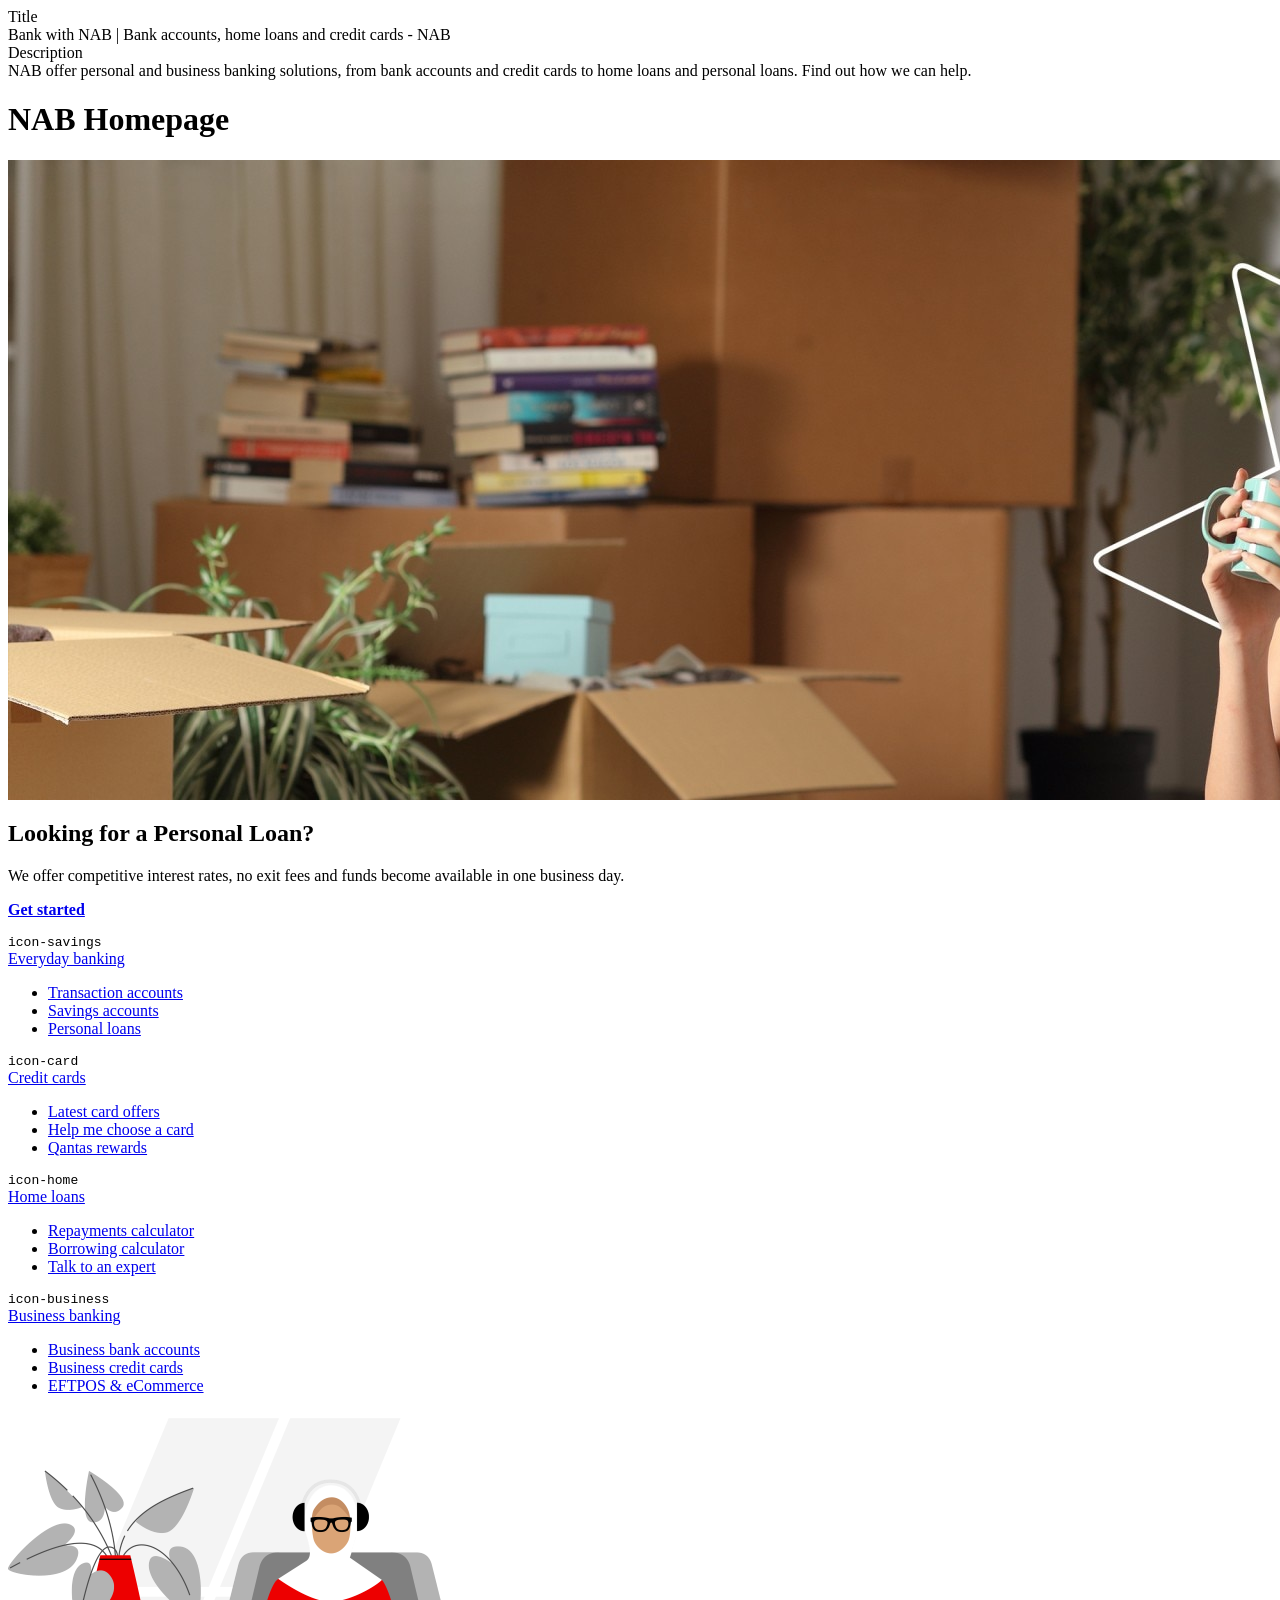
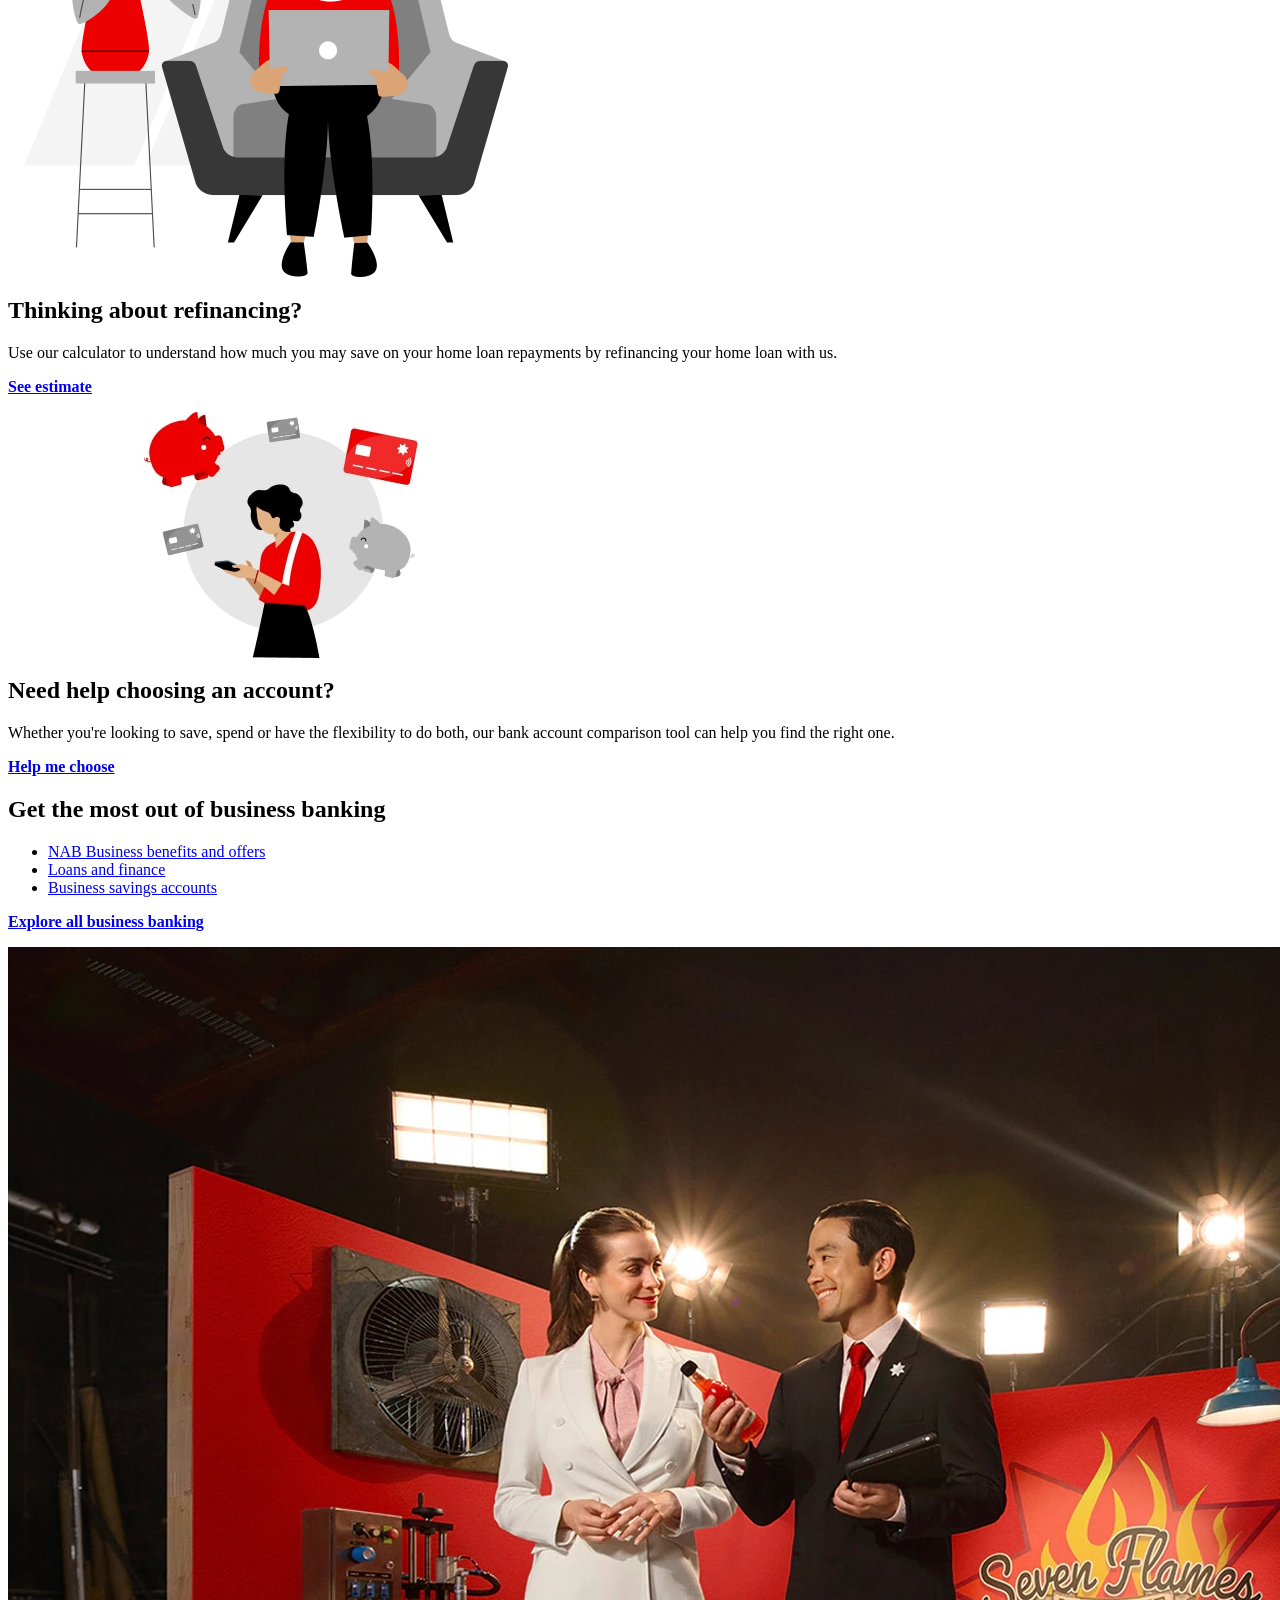
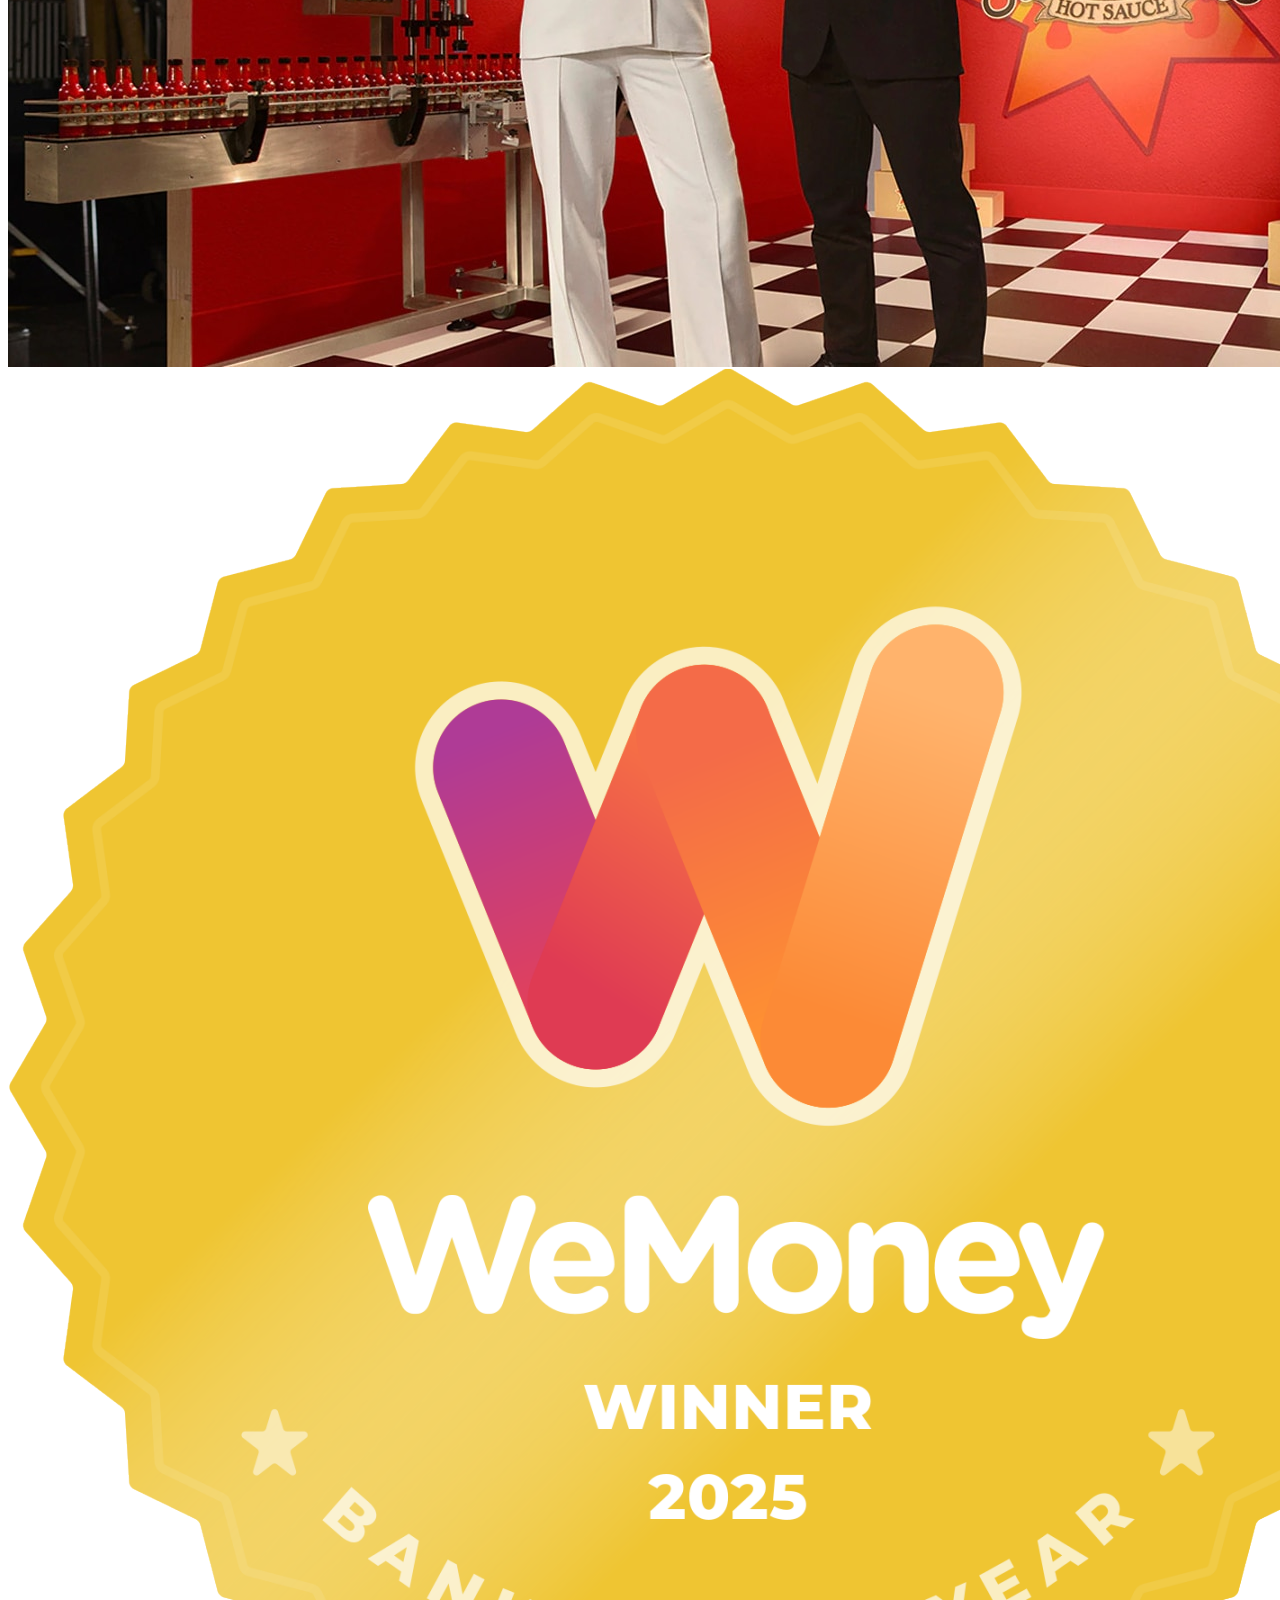
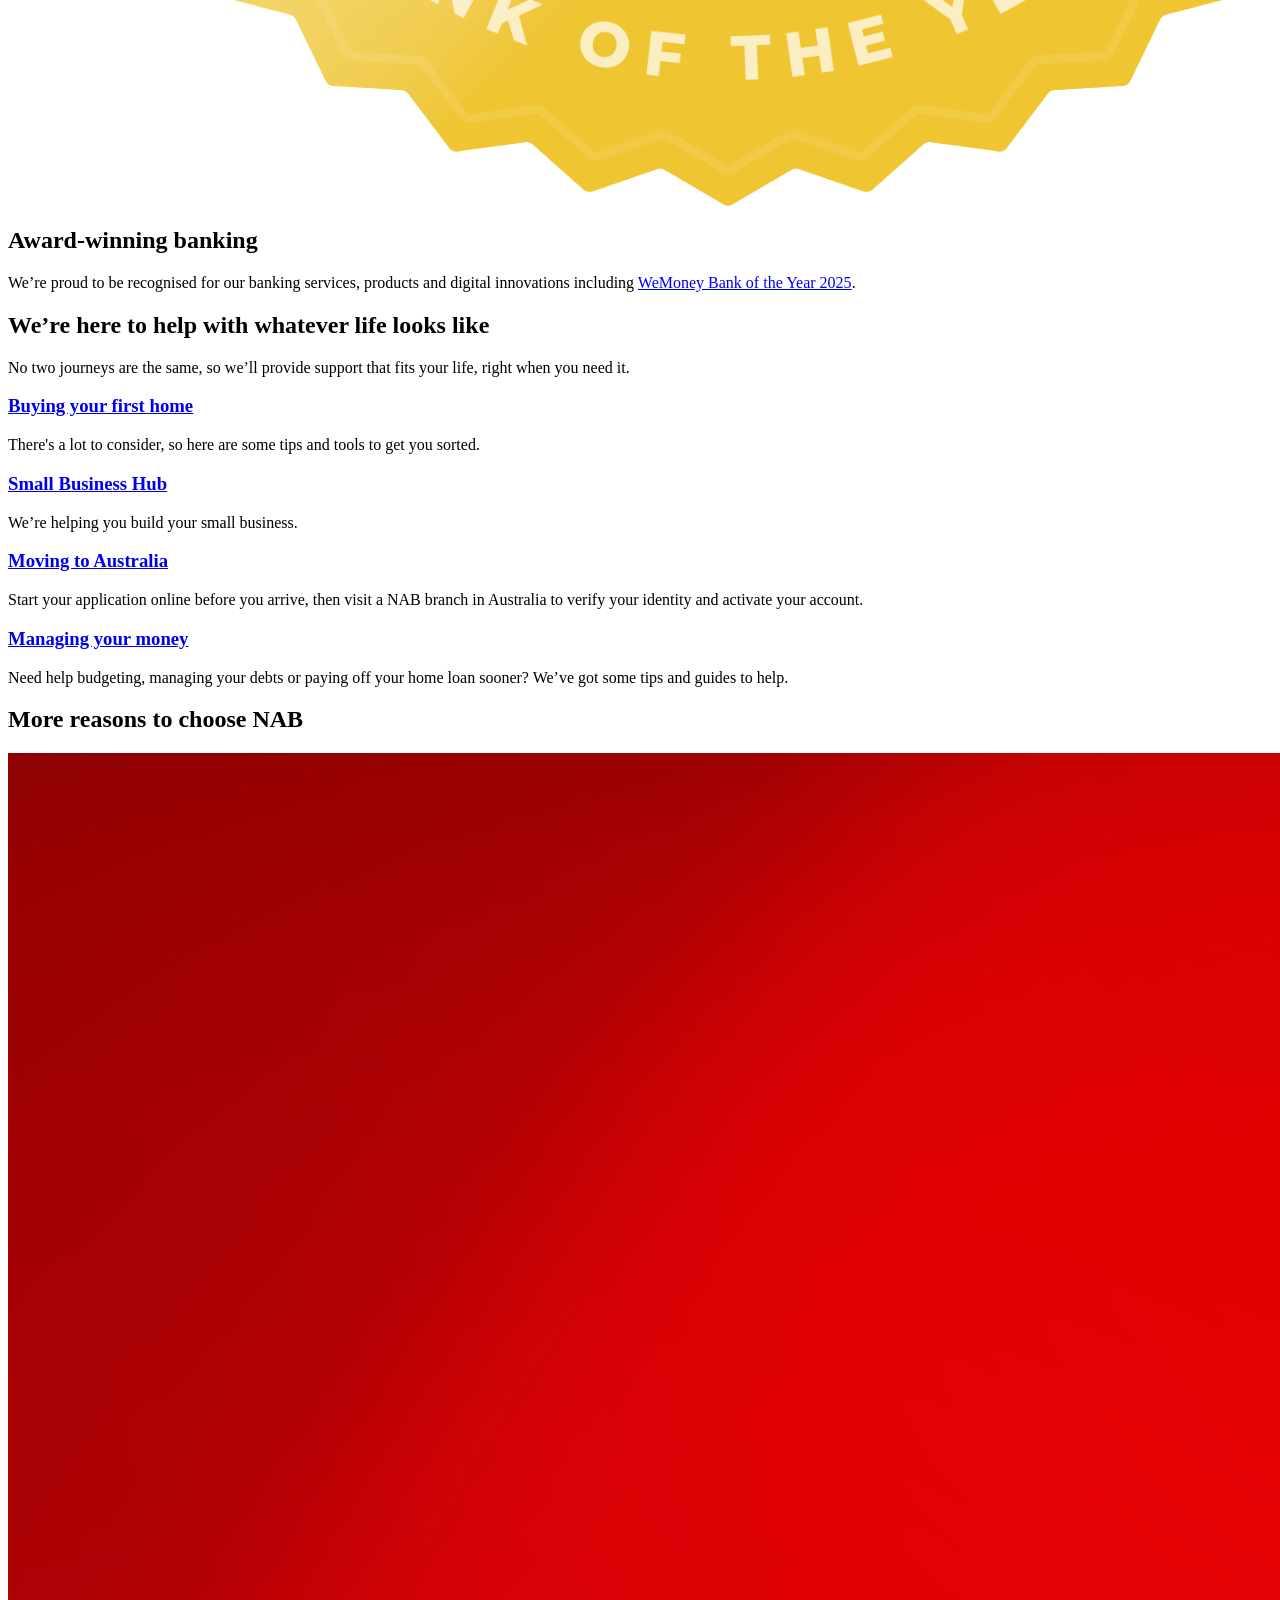
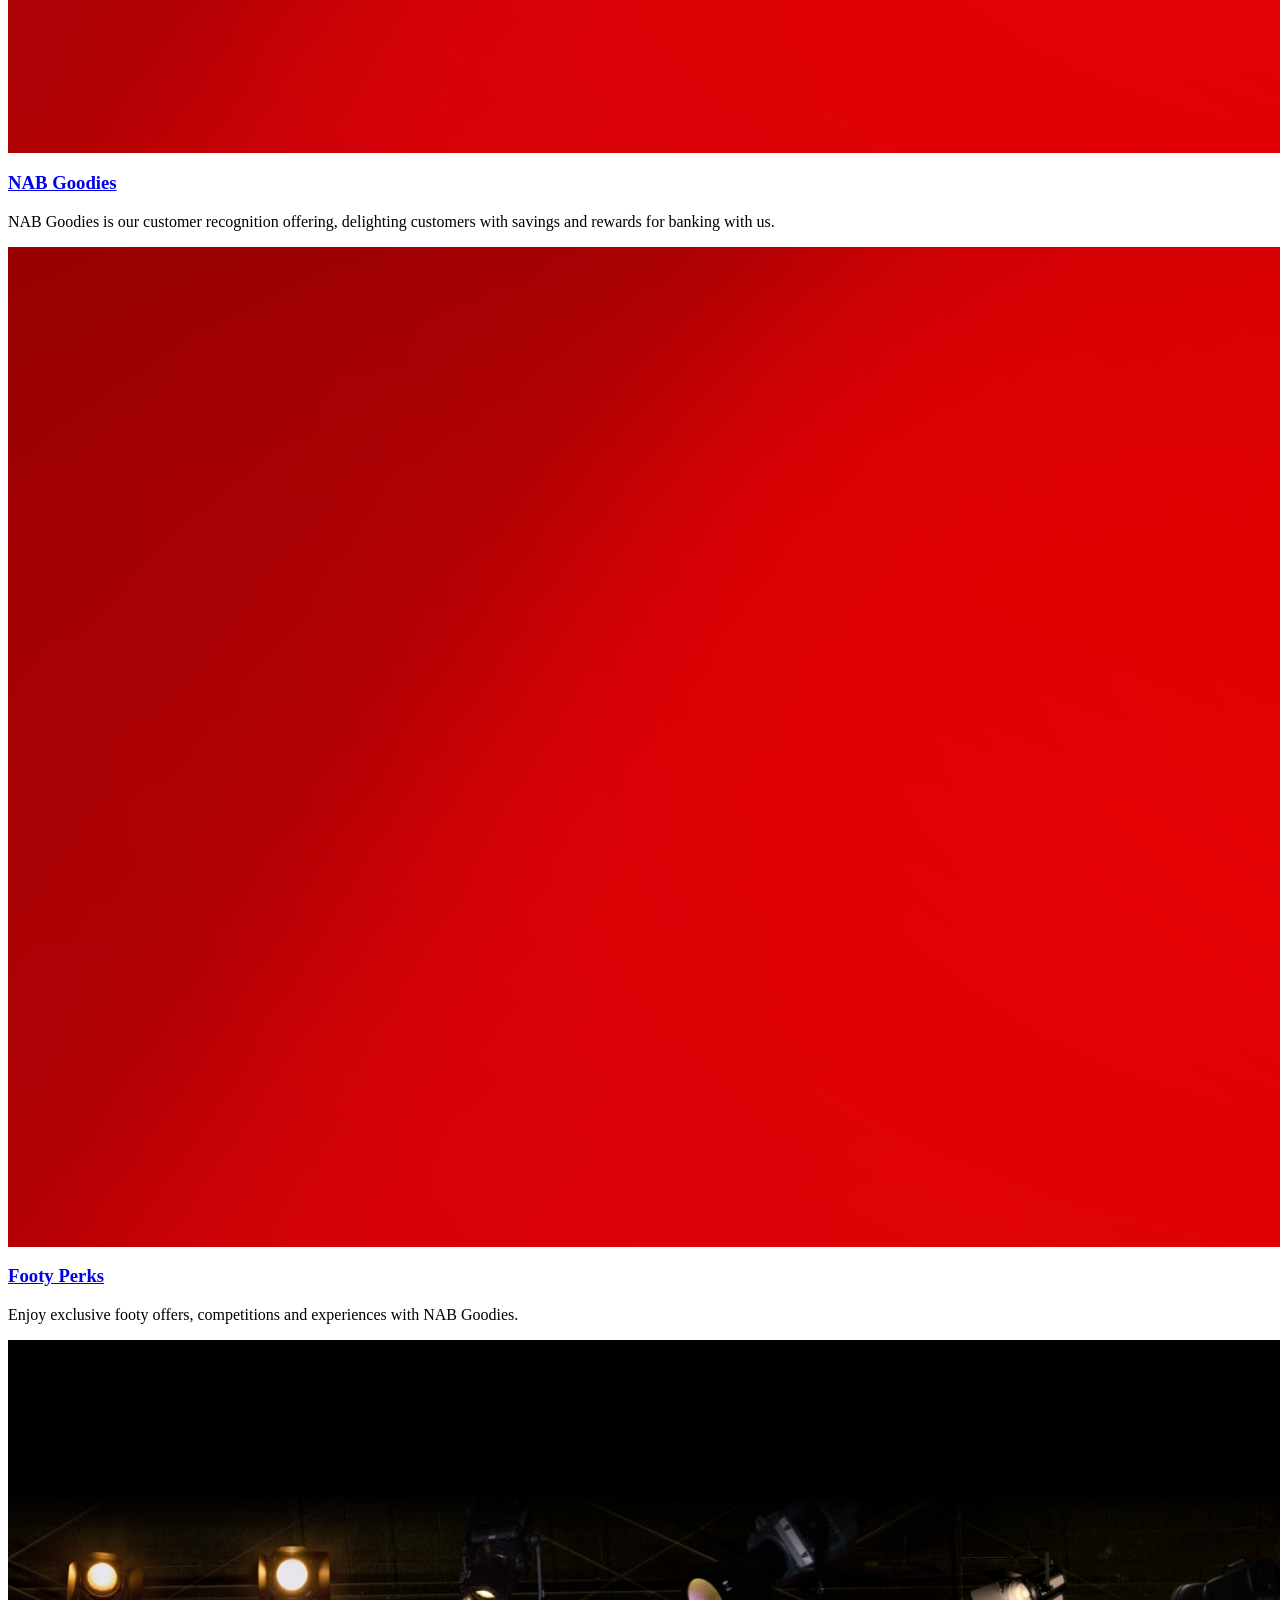
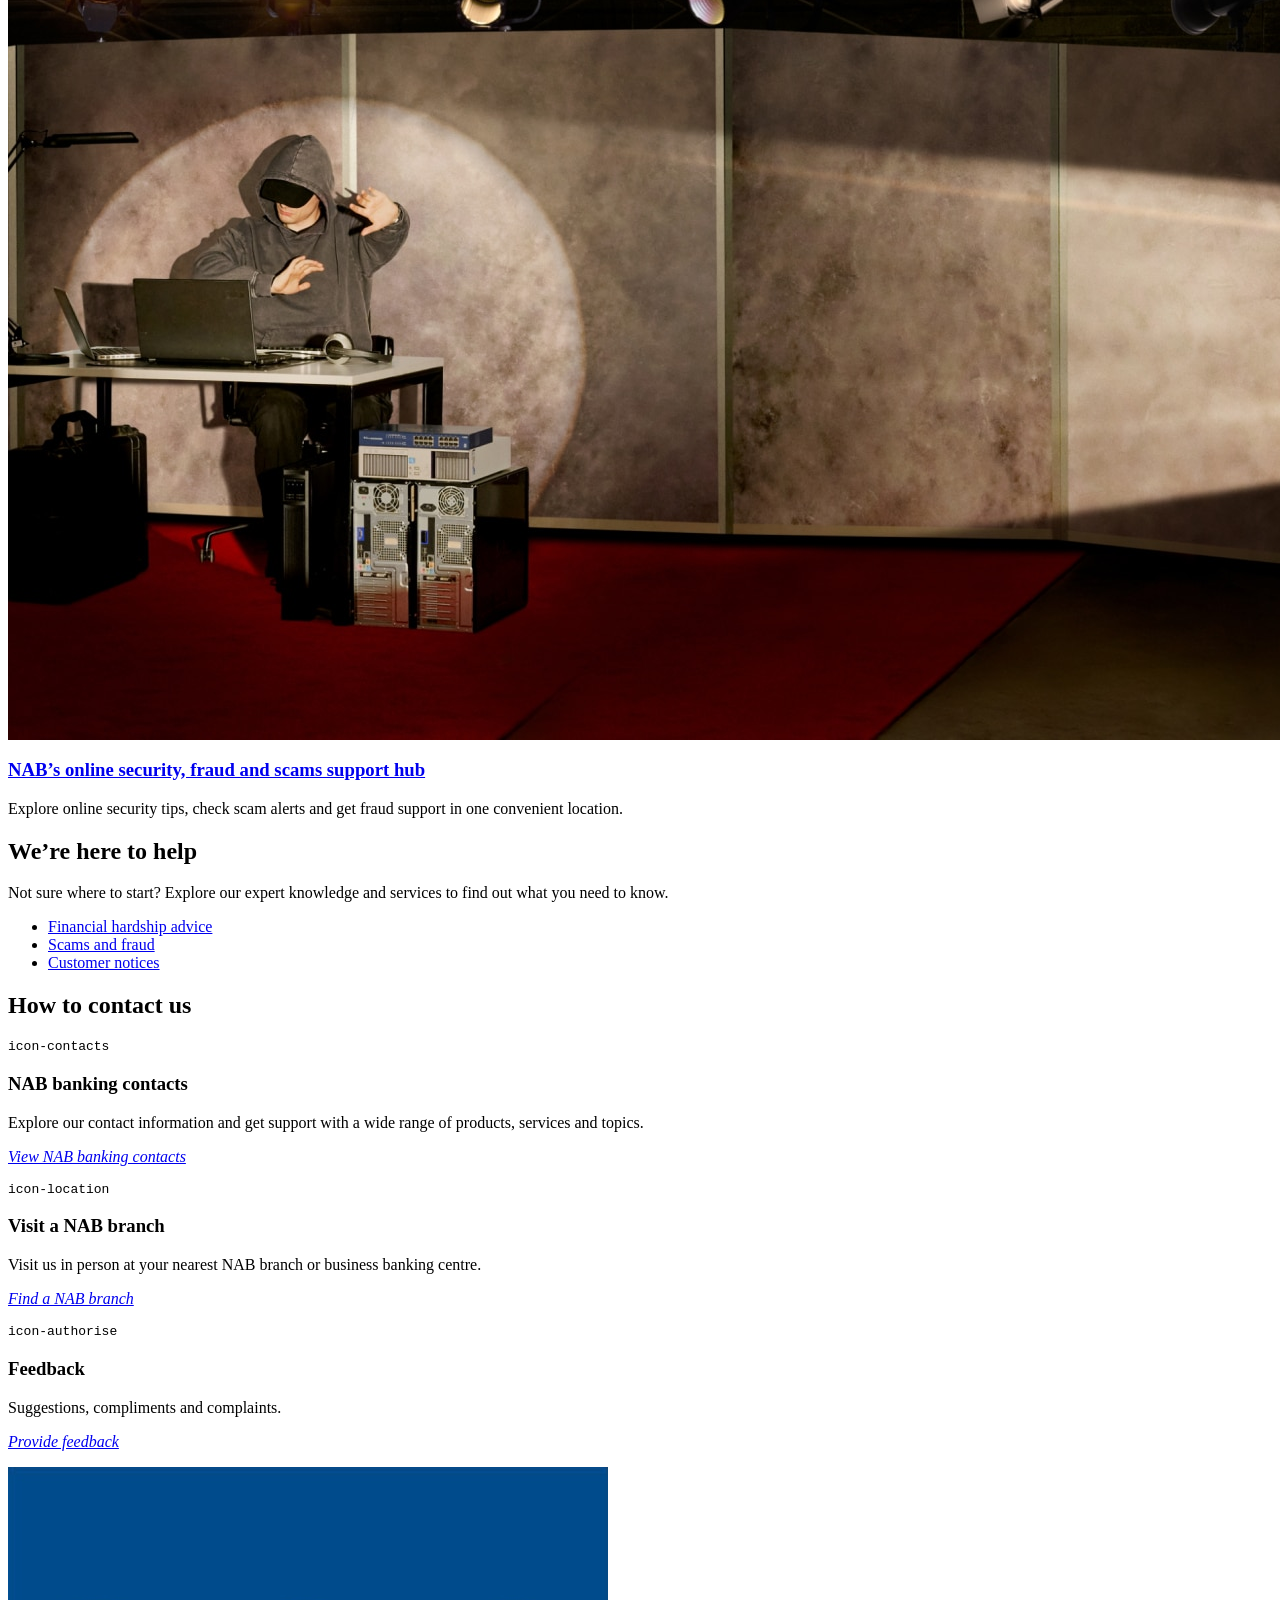
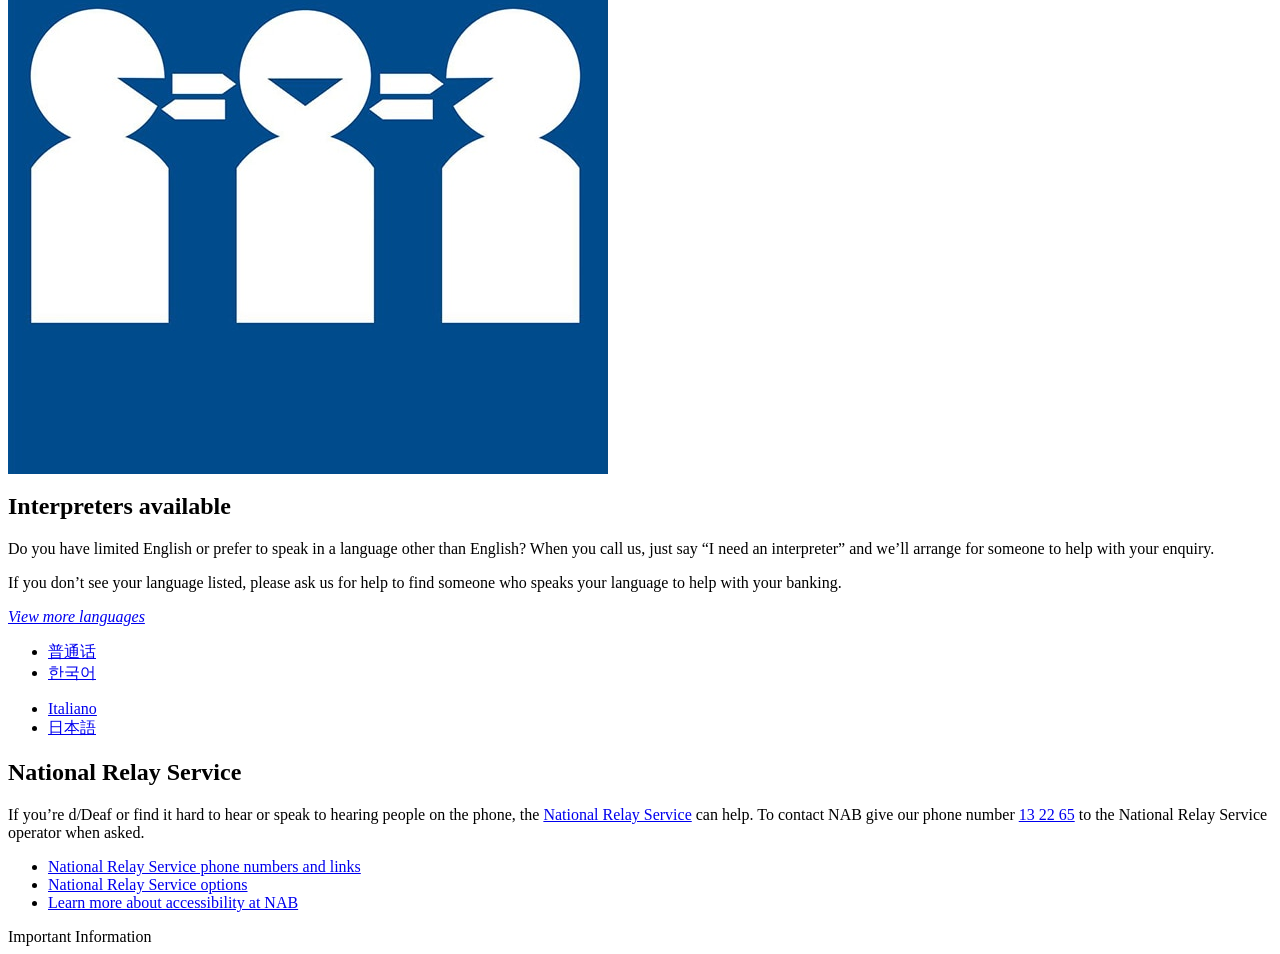
<file: content/index.html>
<body>
  <header></header>
  <main>
    <div>
      <div class="metadata"><div><div>Title</div><div>Bank with NAB | Bank accounts, home loans and credit cards - NAB</div></div><div><div>Description</div><div>NAB offer personal and business banking solutions, from bank accounts and credit cards to home loans and personal loans. Find out how we can help.</div></div></div>
    </div>
    <div>
      <div class="masthead"><div><div><h1>NAB Homepage</h1></div></div><div><div><img src="/img/025-banner-relaxing-with-tea-with-star.jpeg" alt=""></div></div><div><div><h2>Looking for a Personal Loan?</h2><p>We offer competitive interest rates, no exit fees and funds become available in one business day.</p><p><strong><a href="https://www.nab.com.au/content/nabrwd/en/personal/personal-loans.html?own_cid=25207-7">Get started</a></strong></p></div></div></div>
    </div>
    <div>
      <div class="quicklinks"><div><div><code>icon-savings</code></div><div><a href="/personal/bank-accounts">Everyday banking</a></div><div><ul><li><a href="/personal/bank-accounts/transaction-accounts">Transaction accounts</a></li><li><a href="/personal/bank-accounts/savings-accounts">Savings accounts</a></li><li><a href="/personal/personal-loans">Personal loans</a></li></ul></div></div><div><div><code>icon-card</code></div><div><a href="/personal/credit-cards">Credit cards</a></div><div><ul><li><a href="/personal/credit-cards/offers">Latest card offers</a></li><li><a href="/personal/credit-cards/calculators-and-tools/product-selector">Help me choose a card</a></li><li><a href="/personal/credit-cards/qantas-rewards">Qantas rewards</a></li></ul></div></div><div><div><code>icon-home</code></div><div><a href="/personal/home-loans">Home loans</a></div><div><ul><li><a href="/personal/home-loans/calculators/loan-repayments-calculator">Repayments calculator</a></li><li><a href="/personal/home-loans/calculators/borrowing-calculator">Borrowing calculator</a></li><li><a href="/common/forms/home-loan-appointment">Talk to an expert</a></li></ul></div></div><div><div><code>icon-business</code></div><div><a href="/business">Business banking</a></div><div><ul><li><a href="/business/business-bank-accounts">Business bank accounts</a></li><li><a href="/business/business-credit-cards">Business credit cards</a></li><li><a href="/business/payments-and-merchants">EFTPOS &amp; eCommerce</a></li></ul></div></div></div>
    </div>
    <div>
      <div class="feature-pair"><div><div><img src="/img/woman-on-couch-with-laptop-500x466.png" alt=""><h2>Thinking about refinancing?</h2><p>Use our calculator to understand how much you may save on your home loan repayments by refinancing your home loan with us.</p><p><strong><a href="/personal/home-loans/calculators/refinance-calculator?own_cid=26101">See estimate</a></strong></p></div></div><div><div><img src="/img/woman-comparing-accounts-546x246.jpeg" alt=""><h2>Need help choosing an account?</h2><p>Whether you're looking to save, spend or have the flexibility to do both, our bank account comparison tool can help you find the right one.</p><p><strong><a href="/personal/bank-accounts/product-selector?own_cid=26053">Help me choose</a></strong></p></div></div></div>
    </div>
    <div>
      <div class="business-panel"><div><div><h2>Get the most out of business banking</h2><ul><li><a href="/business/business-benefits">NAB Business benefits and offers</a></li><li><a href="/business/loans-and-finance">Loans and finance</a></li><li><a href="/business/business-bank-accounts/savings-and-deposit-accounts">Business savings accounts</a></li></ul><p><strong><a href="/business">Explore all business banking</a></strong></p></div><div><img src="/img/shine-business-panel-1430x1020.jpeg" alt=""></div></div></div>
    </div>
    <div>
      <div class="award"><div><div><img src="/img/bank-of-the-year-1600x1600.png" alt=""></div><div><h2>Award-winning banking</h2><p>We’re proud to be recognised for our banking services, products and digital innovations including <a href="https://www.wemoney.com.au/wemoney-banking-awards-overall-2025-winners">WeMoney Bank of the Year 2025</a>.</p></div></div></div>
    </div>
    <div>
      <h2>We’re here to help with whatever life looks like</h2>
      <p>No two journeys are the same, so we’ll provide support that fits your life, right when you need it.</p>
      <div class="link-cards"><div><div><h3><a href="/personal/home-loans/first-home-buyers">Buying your first home</a></h3><p>There's a lot to consider, so here are some tips and tools to get you sorted.</p></div></div><div><div><h3><a href="/business/small-business/hub">Small Business Hub</a></h3><p>We’re helping you build your small business.</p></div></div><div><div><h3><a href="/personal/banking-in-australia">Moving to Australia</a></h3><p>Start your application online before you arrive, then visit a NAB branch in Australia to verify your identity and activate your account.</p></div></div><div><div><h3><a href="/personal/life-moments/manage-money">Managing your money</a></h3><p>Need help budgeting, managing your debts or paying off your home loan sooner? We’ve got some tips and guides to help.</p></div></div></div>
    </div>
    <div>
      <h2>More reasons to choose NAB</h2>
      <div class="link-cards"><div><div><img src="/img/nab-goodies-refresh-rollout-masthead-3000x1000.jpg" alt=""><h3><a href="/personal/goodies">NAB Goodies</a></h3><p>NAB Goodies is our customer recognition offering, delighting customers with savings and rewards for banking with us.</p></div></div><div><div><img src="/img/footy-perks-masthead-3000x1000.jpg" alt=""><h3><a href="/about-us/more-than-money/sponsorships/footy-perks">Footy Perks</a></h3><p>Enjoy exclusive footy offers, competitions and experiences with NAB Goodies.</p></div></div><div><div><img src="/img/woman-shining-spotlight-on-scammer-3000x1000.jpg" alt=""><h3><a href="/about-us/security">NAB’s online security, fraud and scams support hub</a></h3><p>Explore online security tips, check scam alerts and get fraud support in one convenient location.</p></div></div></div>
    </div>
    <div>
      <div class="help-grid"><div><div><h2>We’re here to help</h2><p>Not sure where to start? Explore our expert knowledge and services to find out what you need to know.</p></div><div><ul><li><a href="/help-support/financial-hardship">Financial hardship advice</a></li><li><a href="/about-us/security/report-fraud-scams">Scams and fraud</a></li><li><a href="/customer-notices">Customer notices</a></li></ul></div></div></div>
    </div>
    <div>
      <h2>How to contact us</h2>
      <div class="contact-tiles"><div><div><code>icon-contacts</code></div><div><h3>NAB banking contacts</h3><p>Explore our contact information and get support with a wide range of products, services and topics.</p><p><em><a href="/contact-us">View NAB banking contacts</a></em></p></div></div><div><div><code>icon-location</code></div><div><h3>Visit a NAB branch</h3><p>Visit us in person at your nearest NAB branch or business banking centre.</p><p><em><a href="/locations">Find a NAB branch</a></em></p></div></div><div><div><code>icon-authorise</code></div><div><h3>Feedback</h3><p>Suggestions, compliments and complaints.</p><p><em><a href="/contact-us/feedback">Provide feedback</a></em></p></div></div></div>
    </div>
    <div>
      <div class="interpreters"><div><div><img src="/img/national-interpreter-icon.png" alt=""></div><div><h2>Interpreters available</h2><p>Do you have limited English or prefer to speak in a language other than English? When you call us, just say “I need an interpreter” and we’ll arrange for someone to help with your enquiry.</p><p>If you don’t see your language listed, please ask us for help to find someone who speaks your language to help with your banking.</p><p><em><a href="/about-us/accessibility-inclusion/interpreter-services">View more languages</a></em></p></div></div><div><div><ul><li><a href="/about-us/accessibility-inclusion/interpreter-services/cmn">普通话</a></li><li><a href="/about-us/accessibility-inclusion/interpreter-services/kor">한국어</a></li></ul></div><div><ul><li><a href="/about-us/accessibility-inclusion/interpreter-services/ita">Italiano</a></li><li><a href="/about-us/accessibility-inclusion/interpreter-services/jp">日本語</a></li></ul></div></div></div>
    </div>
    <div>
      <div class="nrs"><div><div><h2>National Relay Service</h2><p>If you’re d/Deaf or find it hard to hear or speak to hearing people on the phone, the <a href="https://www.accesshub.gov.au/about-the-nrs">National Relay Service</a> can help. To contact NAB give our phone number <a href="tel:132265">13 22 65</a> to the National Relay Service operator when asked.</p></div><div><ul><li><a href="https://www.accesshub.gov.au/about-the-nrs/nrs-call-numbers-and-links">National Relay Service phone numbers and links</a></li><li><a href="https://www.accesshub.gov.au/services">National Relay Service options</a></li><li><a href="/about-us/accessibility-inclusion">Learn more about accessibility at NAB</a></li></ul></div></div></div>
    </div>
    <div>
      <div class="disclaimer"><div><div>Important Information</div></div></div>
    </div>
  </main>
  <footer></footer>
</body>
</file>
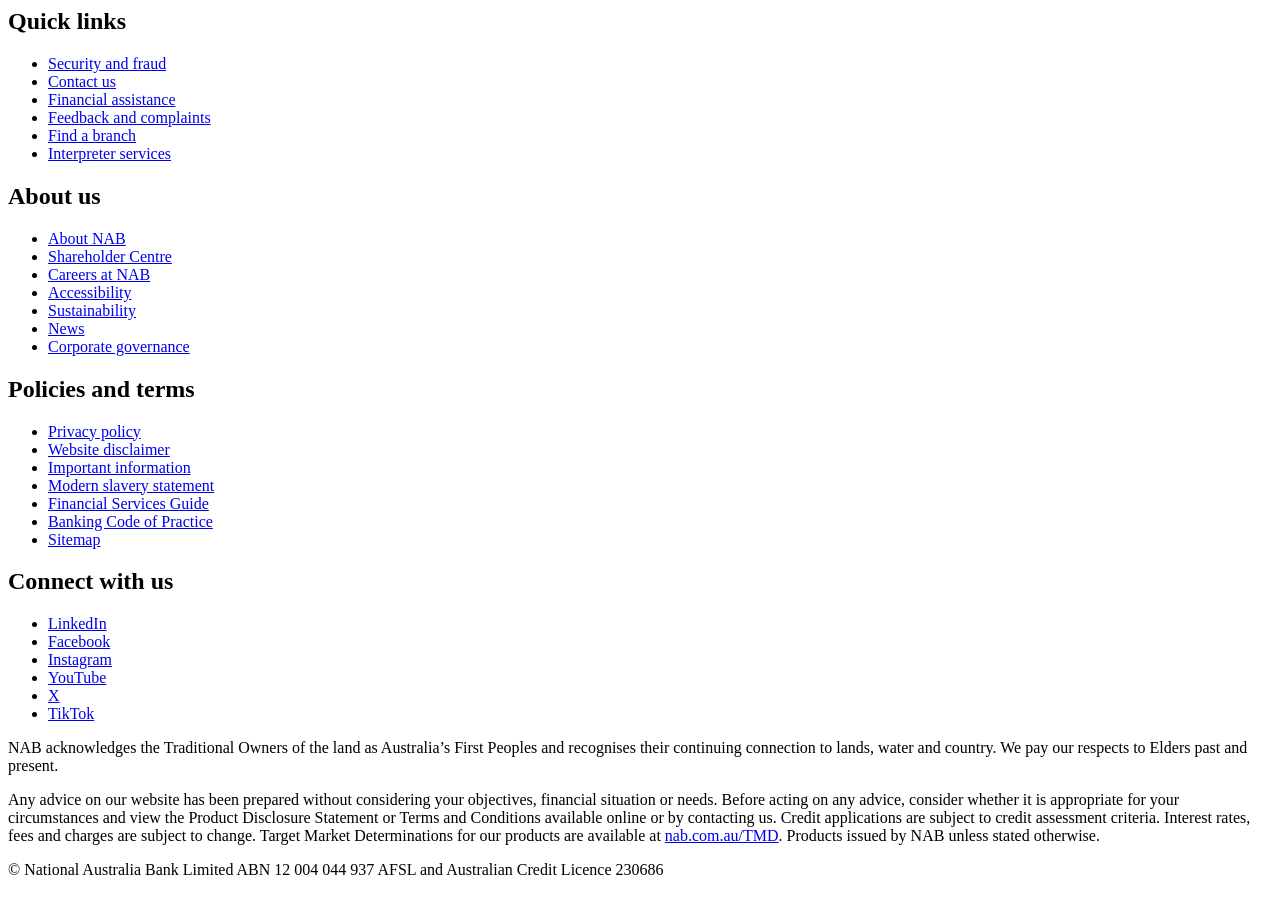
<file: content/footer.html>
<body>
  <main>
    <div>
      <h2>Quick links</h2>
      <ul>
        <li><a href="/about-us/security">Security and fraud</a></li>
        <li><a href="/contact-us">Contact us</a></li>
        <li><a href="/help-support/financial-hardship">Financial assistance</a></li>
        <li><a href="/contact-us/feedback">Feedback and complaints</a></li>
        <li><a href="/locations">Find a branch</a></li>
        <li><a href="/about-us/accessibility-inclusion/interpreter-services">Interpreter services</a></li>
      </ul>
    </div>
    <div>
      <h2>About us</h2>
      <ul>
        <li><a href="/about-us">About NAB</a></li>
        <li><a href="/about-us/shareholder-centre">Shareholder Centre</a></li>
        <li><a href="https://careers.nab.com.au/">Careers at NAB</a></li>
        <li><a href="/about-us/accessibility-inclusion">Accessibility</a></li>
        <li><a href="/about-us/sustainability">Sustainability</a></li>
        <li><a href="/news">News</a></li>
        <li><a href="/about-us/corporate-governance">Corporate governance</a></li>
      </ul>
    </div>
    <div>
      <h2>Policies and terms</h2>
      <ul>
        <li><a href="/common/privacy-policy">Privacy policy</a></li>
        <li><a href="/common/website-disclaimer">Website disclaimer</a></li>
        <li><a href="/important-information">Important information</a></li>
        <li><a href="/about-us/sustainability/reporting-policies-approach/performance-reporting#modern-slavery-statement">Modern slavery statement</a></li>
        <li><a href="/financial-services-guide">Financial Services Guide</a></li>
        <li><a href="/about-us/corporate-governance/banking-code-of-practice">Banking Code of Practice</a></li>
        <li><a href="/sitemap">Sitemap</a></li>
      </ul>
    </div>
    <div>
      <h2>Connect with us</h2>
      <ul>
        <li><a href="https://www.linkedin.com/company/national-australia-bank">LinkedIn</a></li>
        <li><a href="https://www.facebook.com/NAB">Facebook</a></li>
        <li><a href="https://www.instagram.com/nab/">Instagram</a></li>
        <li><a href="https://www.youtube.com/user/nab">YouTube</a></li>
        <li><a href="https://x.com/NAB">X</a></li>
        <li><a href="https://www.tiktok.com/@nab">TikTok</a></li>
      </ul>
    </div>
    <div>
      <p>NAB acknowledges the Traditional Owners of the land as Australia’s First Peoples and recognises their continuing connection to lands, water and country. We pay our respects to Elders past and present.</p>
      <p>Any advice on our website has been prepared without considering your objectives, financial situation or needs. Before acting on any advice, consider whether it is appropriate for your circumstances and view the Product Disclosure Statement or Terms and Conditions available online or by contacting us. Credit applications are subject to credit assessment criteria. Interest rates, fees and charges are subject to change. Target Market Determinations for our products are available at <a href="/important-information/target-market-determinations">nab.com.au/TMD</a>. Products issued by NAB unless stated otherwise.</p>
      <p>© National Australia Bank Limited ABN 12 004 044 937 AFSL and Australian Credit Licence 230686</p>
    </div>
  </main>
</body>
</file>
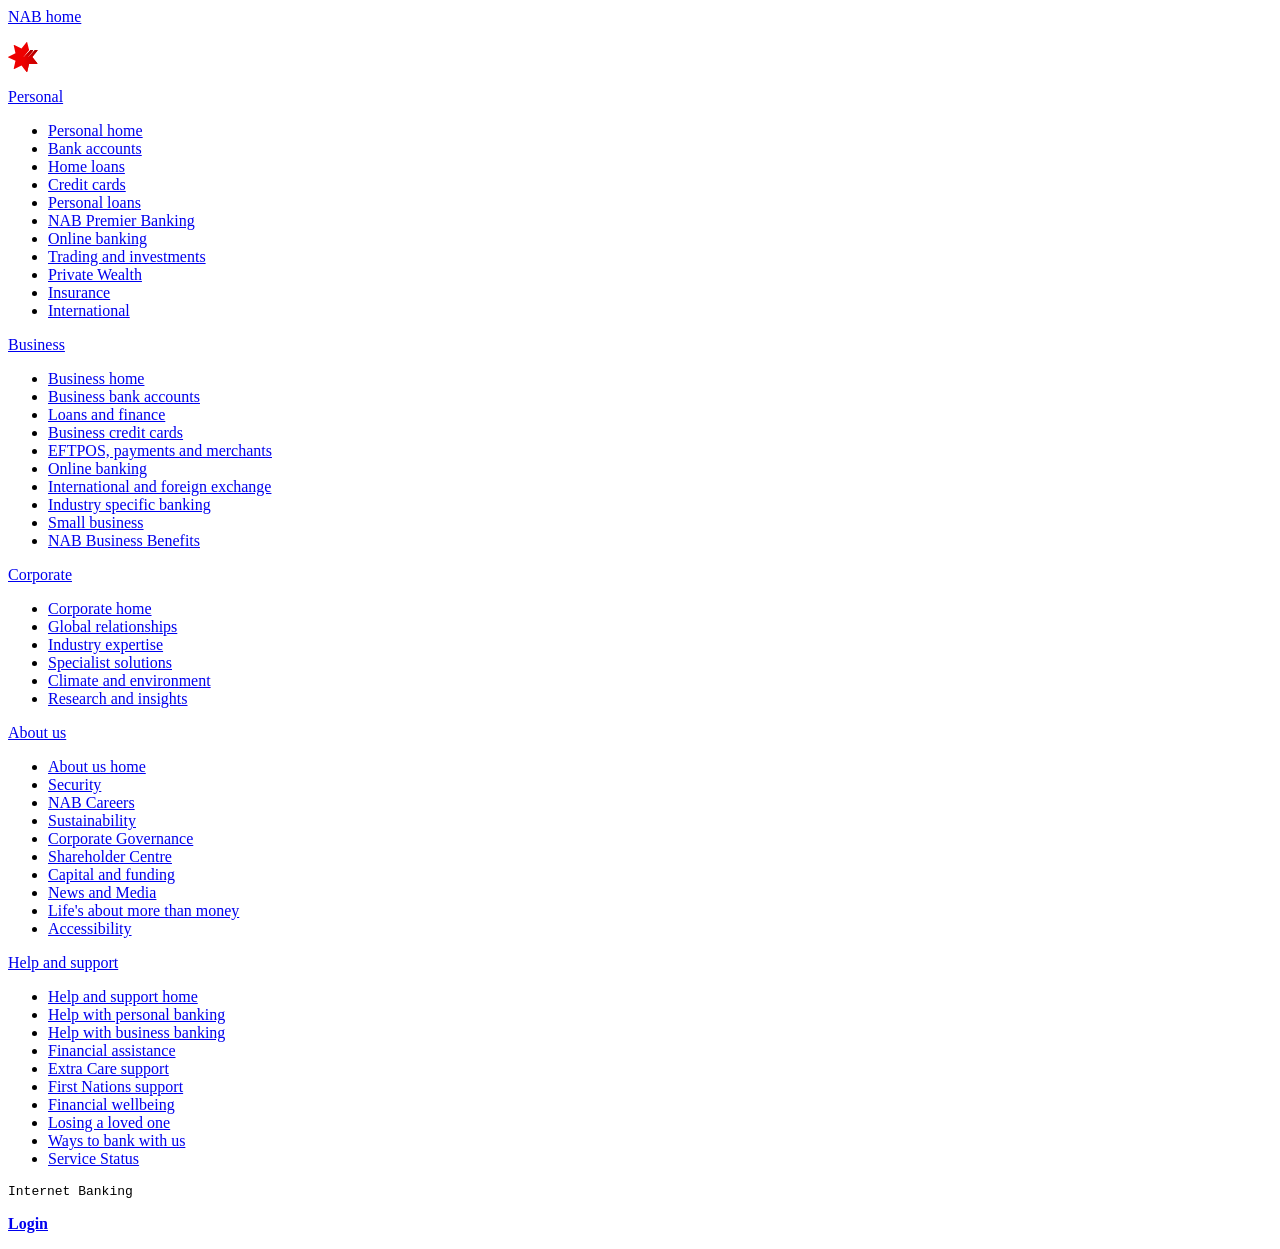
<file: content/nav.html>
<body>
  <main>
    <div>
      <p><a href="/content/nabrwd/en">NAB home</a></p>
      <p><img src="/img/nab-logo.svg" alt=""></p>
    </div>
    <div>
      <p><a href="#">Personal</a></p>
      <ul>
        <li><a href="/personal">Personal home</a></li>
        <li><a href="/personal/bank-accounts">Bank accounts</a></li>
        <li><a href="/personal/home-loans">Home loans</a></li>
        <li><a href="/personal/credit-cards">Credit cards</a></li>
        <li><a href="/personal/personal-loans">Personal loans</a></li>
        <li><a href="/personal/premier">NAB Premier Banking</a></li>
        <li><a href="/personal/online-banking">Online banking</a></li>
        <li><a href="/personal/trading-investments">Trading and investments</a></li>
        <li><a href="/personal/private-wealth">Private Wealth</a></li>
        <li><a href="/personal/insurance">Insurance</a></li>
        <li><a href="/personal/international-banking">International</a></li>
      </ul>
    </div>
    <div>
      <p><a href="#">Business</a></p>
      <ul>
        <li><a href="/business">Business home</a></li>
        <li><a href="/business/business-bank-accounts">Business bank accounts</a></li>
        <li><a href="/business/loans-and-finance">Loans and finance</a></li>
        <li><a href="/business/business-credit-cards">Business credit cards</a></li>
        <li><a href="/business/payments-and-merchants">EFTPOS, payments and merchants</a></li>
        <li><a href="/business/online-banking">Online banking</a></li>
        <li><a href="/business/international-and-foreign-exchange">International and foreign exchange</a></li>
        <li><a href="/business/industry">Industry specific banking</a></li>
        <li><a href="/business/small-business">Small business</a></li>
        <li><a href="/business/business-benefits">NAB Business Benefits</a></li>
      </ul>
    </div>
    <div>
      <p><a href="#">Corporate</a></p>
      <ul>
        <li><a href="/corporate">Corporate home</a></li>
        <li><a href="/corporate/global-relationships">Global relationships</a></li>
        <li><a href="/corporate/industry-expertise">Industry expertise</a></li>
        <li><a href="/corporate/specialist-solutions">Specialist solutions</a></li>
        <li><a href="/corporate/climate-environment">Climate and environment</a></li>
        <li><a href="/corporate/research-insights">Research and insights</a></li>
      </ul>
    </div>
    <div>
      <p><a href="#">About us</a></p>
      <ul>
        <li><a href="/about-us">About us home</a></li>
        <li><a href="/about-us/security">Security</a></li>
        <li><a href="/about-us/careers">NAB Careers</a></li>
        <li><a href="/about-us/sustainability">Sustainability</a></li>
        <li><a href="/about-us/corporate-governance">Corporate Governance</a></li>
        <li><a href="/about-us/shareholder-centre">Shareholder Centre</a></li>
        <li><a href="/about-us/capital-and-funding">Capital and funding</a></li>
        <li><a href="/about-us/news-and-media">News and Media</a></li>
        <li><a href="/about-us/more-than-money">Life's about more than money</a></li>
        <li><a href="/about-us/accessibility-inclusion">Accessibility</a></li>
      </ul>
    </div>
    <div>
      <p><a href="#">Help and support</a></p>
      <ul>
        <li><a href="/help-support">Help and support home</a></li>
        <li><a href="/help-support/personal-banking">Help with personal banking</a></li>
        <li><a href="/help-support/business-banking">Help with business banking</a></li>
        <li><a href="/help-support/financial-hardship">Financial assistance</a></li>
        <li><a href="/help-support/extra-care-support">Extra Care support</a></li>
        <li><a href="/help-support/first-nations-support">First Nations support</a></li>
        <li><a href="/help-support/financial-wellbeing">Financial wellbeing</a></li>
        <li><a href="/help-support/losing-loved-ones">Losing a loved one</a></li>
        <li><a href="/help-support/better-ways-to-bank">Ways to bank with us</a></li>
        <li><a href="/help-support/service-disruption">Service Status</a></li>
      </ul>
    </div>
    <div>
      <p><code>Internet Banking</code></p>
      <p><strong><a href="https://ib.nab.com.au/login">Login</a></strong></p>
    </div>
  </main>
</body>
</file>
